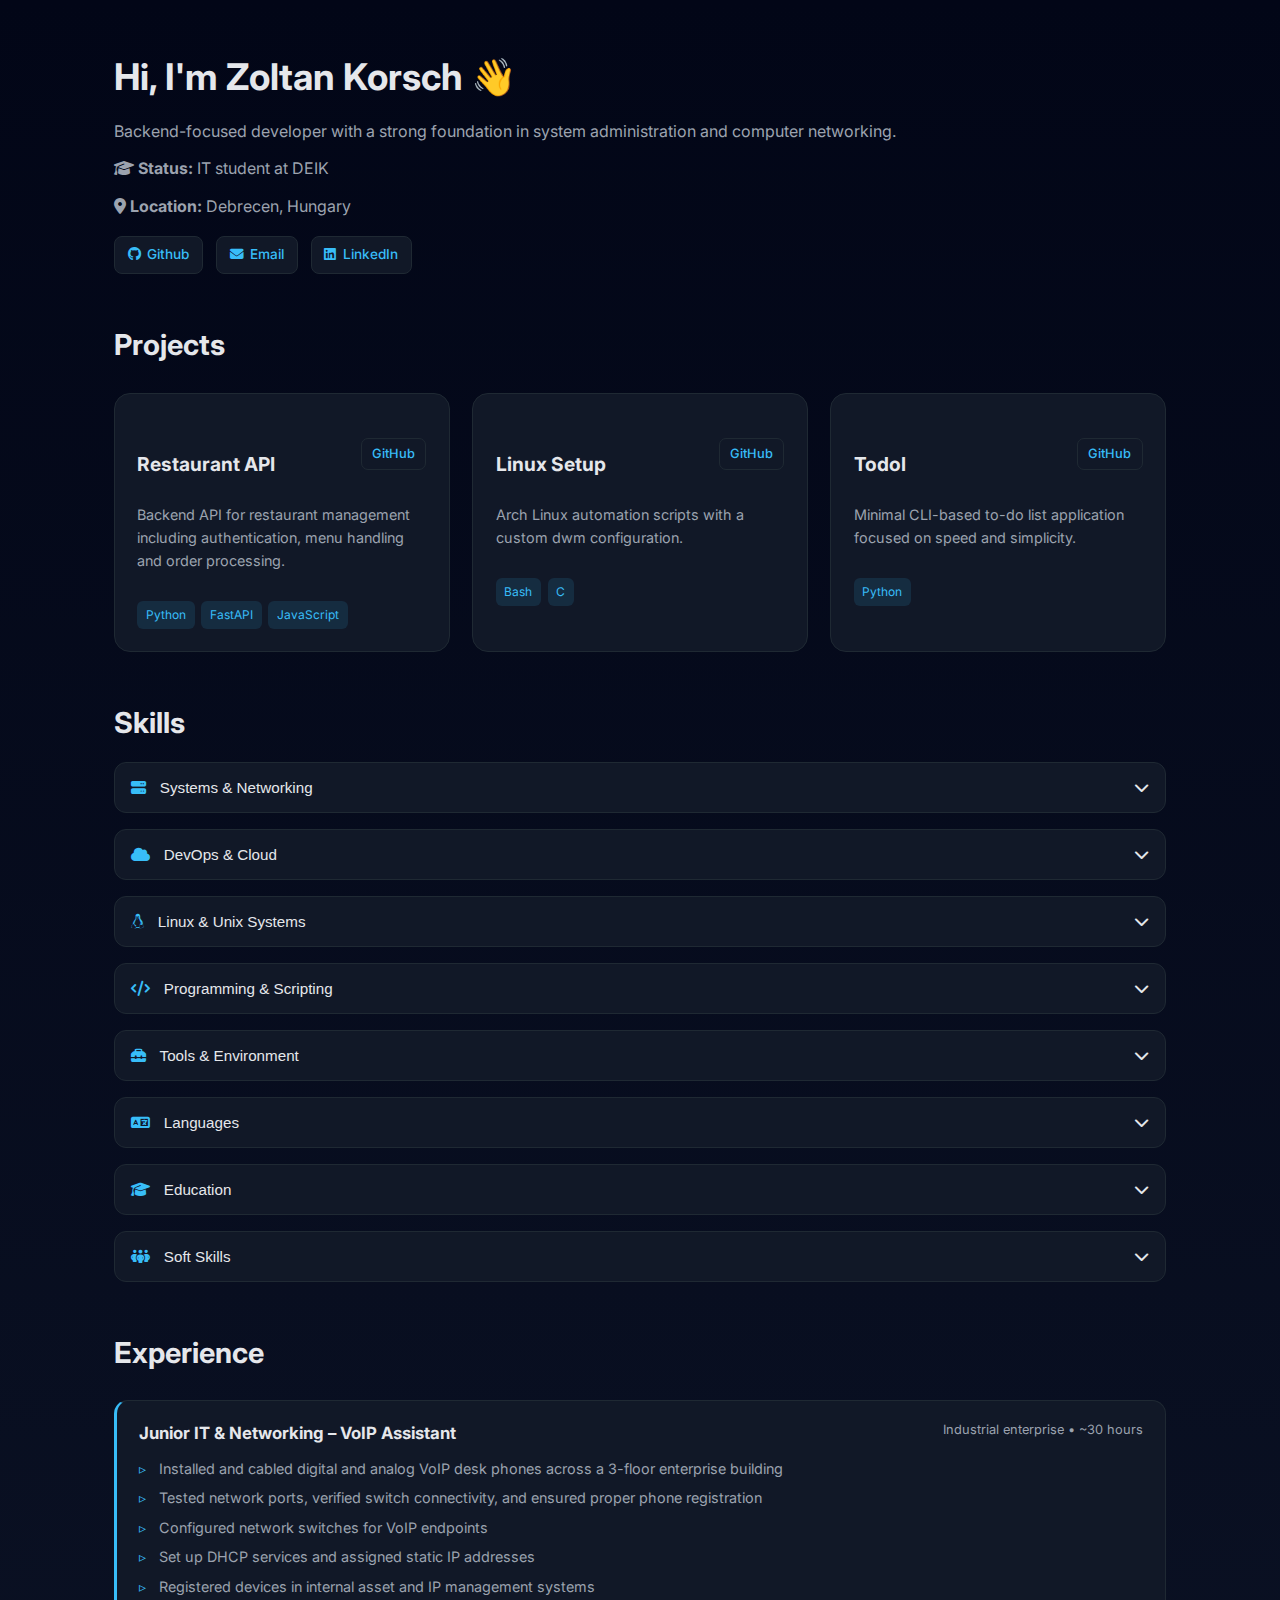
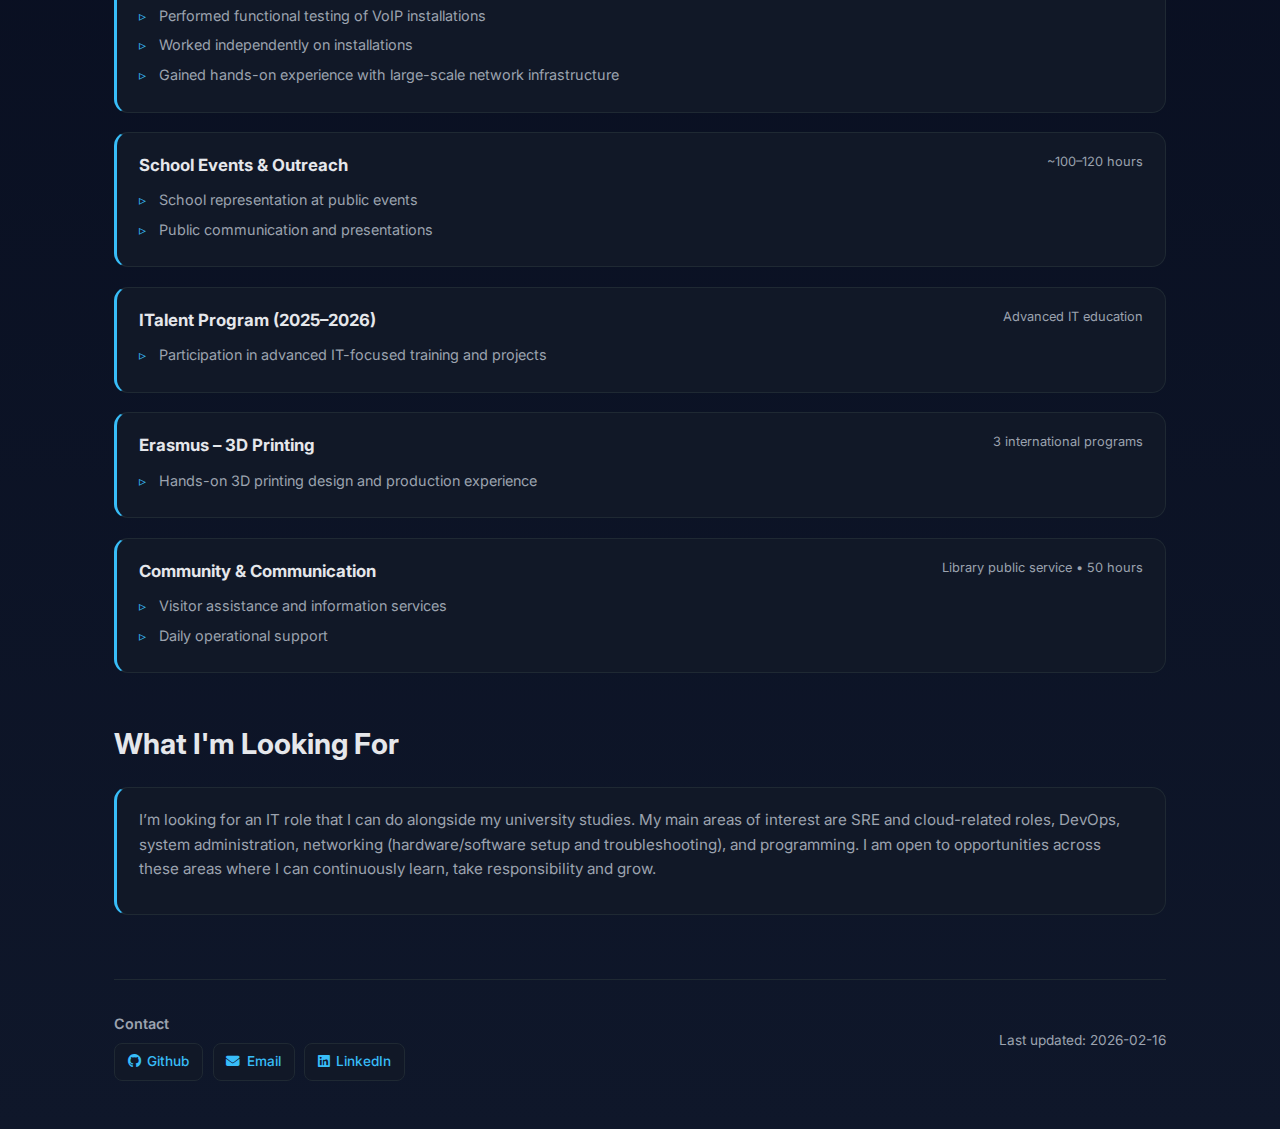
<file: index.html>
<!DOCTYPE html>
<html lang="en">
<head>
  <meta charset="UTF-8">
  <link rel="icon" type="image/x-icon" href="logo.png">
  <meta name="viewport" content="width=device-width, initial-scale=1.0">
  <title>Portfolio</title>

  <!-- Google Font -->
  <link href="https://fonts.googleapis.com/css2?family=Inter:wght@300;400;600;700&display=swap" rel="stylesheet">

  <!-- Font Awesome Icons -->
  <link rel="stylesheet" href="https://cdnjs.cloudflare.com/ajax/libs/font-awesome/6.5.1/css/all.min.css">
  <link rel="stylesheet" href="style.css">
</head>
<body>
  <div id="main">
      <section class="hero">
        <h2>Hi, I'm Zoltan Korsch 👋</h2>
        <p>Backend-focused developer with a strong foundation in system administration and computer networking.</p>
        <p><strong><i class="fa-solid fa-graduation-cap"></i> Status:</strong> IT student at DEIK</p>
        <p><strong><i class="fa-solid fa-location-dot"></i> Location:</strong> Debrecen, Hungary</p>

        <div class="contact-bar">
          <a class="btn" href="https://github.com/WattoX00" target="_blank"><i class="fa-brands fa-github"></i> Github</a>
          <a class="btn" href="mailto:zoltan.korsch@gmail.com"><i class="fa-solid fa-envelope"></i> Email</a>
          <a class="btn" href="https://www.linkedin.com/in/zoltan-korsch-2115193ab/" target="_blank"><i class="fa-brands fa-linkedin"></i> LinkedIn</a>
        </div>
    </section>

    <section class="projects">
      <h2>Projects</h2>

      <div class="project-grid">

        <article class="project-card">
          <div class="project-header">
            <h3>Restaurant API</h3>
            <a href="https://github.com/WattoX00/restaurantapi" target="_blank" class="project-link">GitHub</a>
          </div>

          <p class="project-desc">
            Backend API for restaurant management including authentication,
            menu handling and order processing.
          </p>

          <div class="tech-stack">
            <span>Python</span>
            <span>FastAPI</span>
            <span>JavaScript</span>
          </div>
        </article>

        <article class="project-card">
          <div class="project-header">
            <h3>Linux Setup</h3>
            <a href="https://github.com/WattoX00/arch-setup" target="_blank" class="project-link">GitHub</a>
          </div>

          <p class="project-desc">
            Arch Linux automation scripts with a custom dwm configuration.
          </p>

          <div class="tech-stack">
            <span>Bash</span>
            <span>C</span>
          </div>
        </article>

        <article class="project-card">
          <div class="project-header">
            <h3>Todol</h3>
            <a href="https://github.com/WattoX00/todol" target="_blank" class="project-link">GitHub</a>
          </div>

          <p class="project-desc">
            Minimal CLI-based to-do list application focused on speed and simplicity.
          </p>

          <div class="tech-stack">
            <span>Python</span>
          </div>
        </article>
      </div>
    </section>

    <section id="skills">
      <h2>Skills</h2>

      <div class="skill-card">
        <button class="skill-header">
          <span><i class="fa-solid fa-server"></i> Systems & Networking</span>
          <i class="fa-solid fa-chevron-down"></i>
        </button>
        <div class="skill-content">
          <ul>
            <li>IT systems administration & network configuration (formal vocational training)</li>
            <li>Server administration (Linux & Windows)</li>
            <li>Enterprise VoIP systems (<a href="#past_working_exp">see more</a>)</li>
          </ul>
        </div>
      </div>

      <div class="skill-card">
        <button class="skill-header">
          <span><i class="fa-solid fa-cloud"></i> DevOps & Cloud</span>
          <i class="fa-solid fa-chevron-down"></i>
        </button>
        <div class="skill-content">
          <ul>
            <li>Azure DevOps</li>
            <li>AWS</li>
            <li>CI/CD pipeline automation</li>
            <li>Terraform</li>
            <li>Podman, Docker</li>
            <li>Grafana</li>
          </ul>
        </div>
      </div>

      <div class="skill-card">
        <button class="skill-header">
          <span><i class="fa-brands fa-linux"></i> Linux & Unix Systems</span>
          <i class="fa-solid fa-chevron-down"></i>
        </button>
        <div class="skill-content">
          <ul>
            <li>Daily Linux workstation usage</li>
            <li>Linux server administration</li>
            <li>Advanced Bash scripting & automation</li>
            <li>System troubleshooting & performance tuning</li>
          </ul>
        </div>
      </div>

      <div class="skill-card">
        <button class="skill-header">
          <span><i class="fa-solid fa-code"></i> Programming & Scripting</span>
          <i class="fa-solid fa-chevron-down"></i>
        </button>
        <div class="skill-content">
          <ul>
            <li>Python</li>
            <li>JavaScript & Node.js</li>
            <li>REST APIs</li>
            <li>Bash scripting</li>
            <li>MySQL</li>
            <li>HTML & CSS</li>
          </ul>
        </div>
      </div>

      <div class="skill-card">
        <button class="skill-header">
          <span><i class="fa-solid fa-toolbox"></i> Tools & Environment</span>
          <i class="fa-solid fa-chevron-down"></i>
        </button>
        <div class="skill-content">
          <ul>
            <li>Neovim</li>
            <li>Git & GitHub</li>
            <li>Microsoft 365</li>
            <li>dbForge</li>
          </ul>
        </div>
      </div>

      <div class="skill-card">
        <button class="skill-header">
          <span><i class="fa-solid fa-language"></i> Languages</span>
          <i class="fa-solid fa-chevron-down"></i>
        </button>
        <div class="skill-content">
          <ul>
            <li>Hungarian – native</li>
            <li>English – fluent</li>
          </ul>
        </div>
      </div>

      <div class="skill-card">
        <button class="skill-header">
          <span><i class="fa-solid fa-graduation-cap"></i> Education</span>
          <i class="fa-solid fa-chevron-down"></i>
        </button>
        <div class="skill-content">
          <ul>
            <li>IT Systems & Application Operator Technician</li>
            <li>Vocational qualification with a focus on system administration & networking</li>
          </ul>
        </div>
      </div>

      <div class="skill-card">
        <button class="skill-header">
          <span><i class="fa-solid fa-people-group"></i> Soft Skills</span>
          <i class="fa-solid fa-chevron-down"></i>
        </button>
        <div class="skill-content">
          <ul>
            <li>Natural team leader</li>
            <li>Fast learner</li>
            <li>Strong problem-solving mindset</li>
            <li>Health-conscious and disciplined</li>
            <li>Athletic</li>
          </ul>
        </div>
      </div>

   </section>


    <section id="past_working_exp">
      <h2>Experience</h2>

      <div class="exp-timeline">

        <div class="exp-card">
          <div class="exp-header">
            <h3>Junior IT & Networking – VoIP Assistant</h3>
            <span class="exp-meta">Industrial enterprise • ~30 hours</span>
          </div>
          <ul>
            <li>Installed and cabled digital and analog VoIP desk phones across a 3-floor enterprise building</li>
            <li>Tested network ports, verified switch connectivity, and ensured proper phone registration</li>
            <li>Configured network switches for VoIP endpoints</li>
            <li>Set up DHCP services and assigned static IP addresses</li>
            <li>Registered devices in internal asset and IP management systems</li>
            <li>Performed functional testing of VoIP installations</li>
            <li>Worked independently on installations</li>
            <li>Gained hands-on experience with large-scale network infrastructure</li>
          </ul>
        </div>

        <div class="exp-card">
          <div class="exp-header">
            <h3>School Events & Outreach</h3>
            <span class="exp-meta">~100–120 hours</span>
          </div>
          <ul>
            <li>School representation at public events</li>
            <li>Public communication and presentations</li>
          </ul>
        </div>

        <div class="exp-card">
          <div class="exp-header">
            <h3>ITalent Program (2025–2026)</h3>
            <span class="exp-meta">Advanced IT education</span>
          </div>
          <ul>
            <li>Participation in advanced IT-focused training and projects</li>
          </ul>
        </div>

        <div class="exp-card">
          <div class="exp-header">
            <h3>Erasmus – 3D Printing</h3>
            <span class="exp-meta">3 international programs</span>
          </div>
          <ul>
            <li>Hands-on 3D printing design and production experience</li>
          </ul>
        </div>

        <div class="exp-card">
          <div class="exp-header">
            <h3>Community & Communication</h3>
            <span class="exp-meta">Library public service • 50 hours</span>
          </div>
          <ul>
            <li>Visitor assistance and information services</li>
            <li>Daily operational support</li>
          </ul>
        </div>

      </div>
    </section>

    <section id="opportunities">
      <h2>What I'm Looking For</h2>
      <div class="opportunities-card">
        <p>
        I’m looking for an IT role that I can do alongside my university studies. My main areas of interest are SRE and cloud-related roles, DevOps, system administration, networking (hardware/software setup and troubleshooting), and programming.  I am open to opportunities across these areas where I can continuously learn, take responsibility and grow.
        </p>
      </div>
    </section>

    <footer>
      <div class="footer-inner">

        <div class="footer-left">
          <p class="footer-title">Contact</p>
          <div class="footer-contacts">
            <a class="btn" href="https://github.com/WattoX00" target="_blank">
              <i class="fa-brands fa-github"></i> Github
            </a>
            <a class="btn" href="mailto:zoltan.korsch@gmail.com">
              <i class="fa-solid fa-envelope"></i> Email
            </a>
            <a class="btn" href="https://www.linkedin.com/in/zoltan-korsch-2115193ab/" target="_blank">
              <i class="fa-brands fa-linkedin"></i> LinkedIn
            </a>
          </div>
        </div>

        <div class="footer-right">
          <p class="last-modified">Last updated: 2026-02-16</p>
        </div>

      </div>
    </footer>
  </div>

  <script src="script.js"></script>
</body>
</html>
</file>
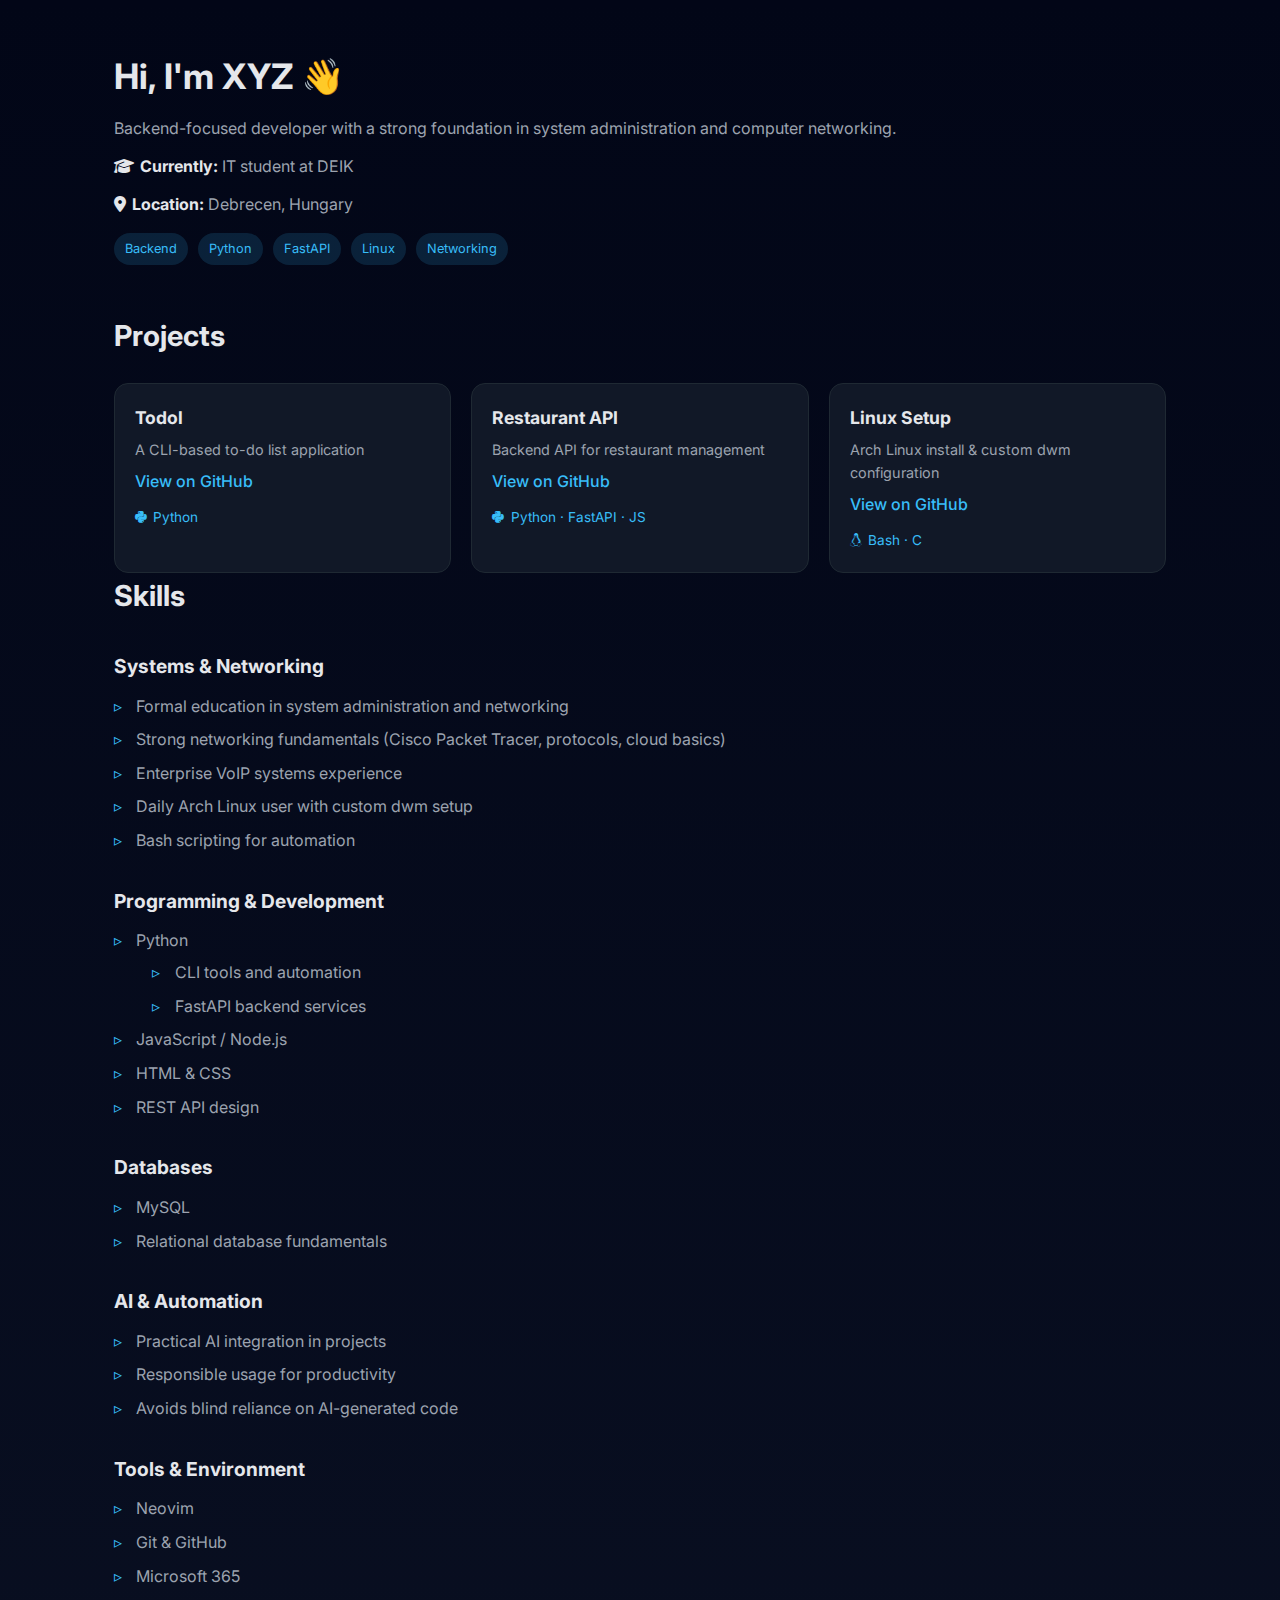
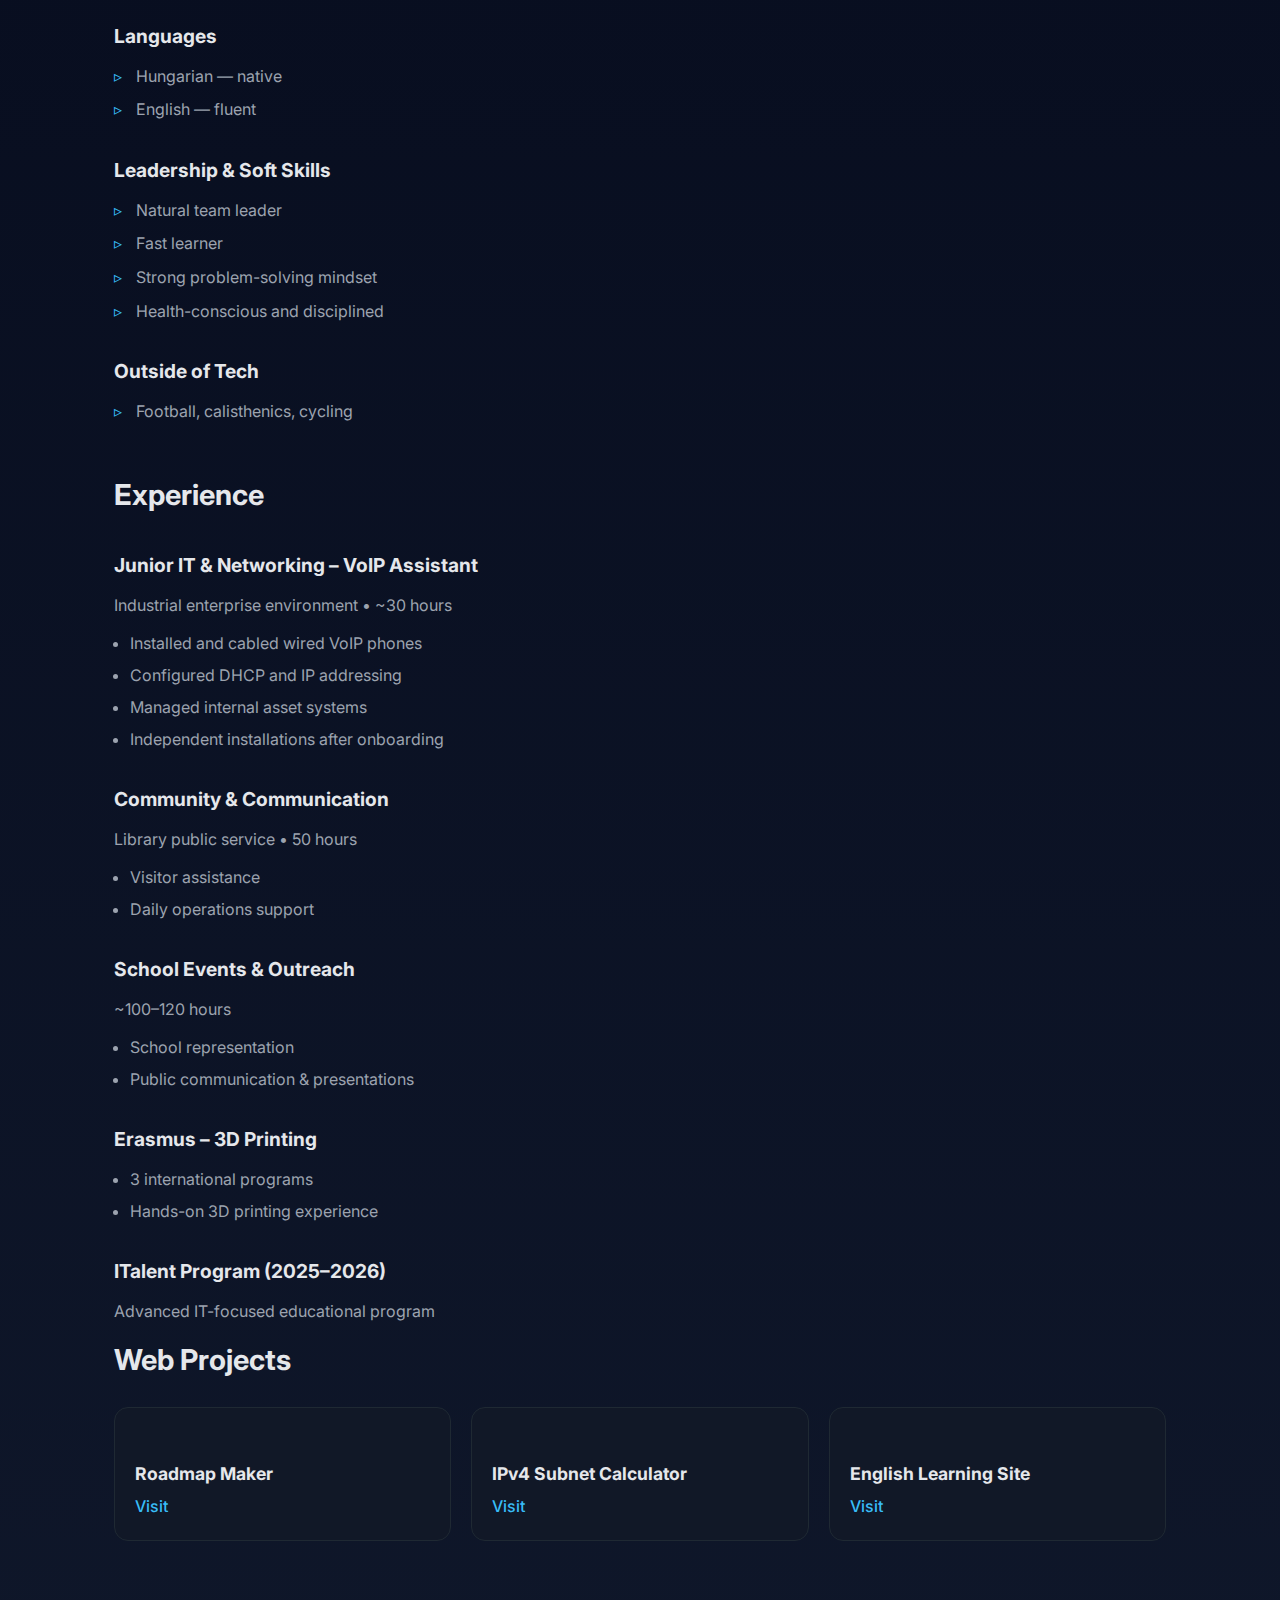
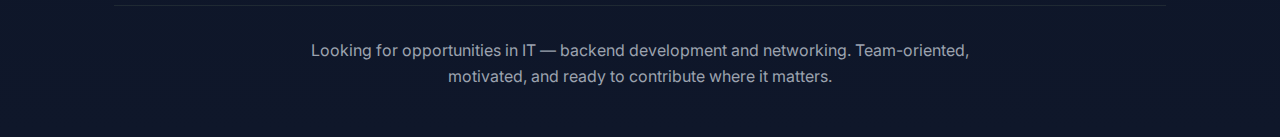
<file: np.html>
<!DOCTYPE html>
<html lang="en">
<head>
  <meta charset="UTF-8" />
  <meta name="viewport" content="width=device-width, initial-scale=1.0" />
  <title>XYZ | Backend & IT Portfolio</title>

  <!-- Google Font -->
  <link href="https://fonts.googleapis.com/css2?family=Inter:wght@300;400;600;700&display=swap" rel="stylesheet">

  <!-- Font Awesome Icons -->
  <link rel="stylesheet" href="https://cdnjs.cloudflare.com/ajax/libs/font-awesome/6.5.1/css/all.min.css"/>
  <link rel="stylesheet" href="np.css">
</head>
<body>
  <div id="main">

    <div class="hero">
      <h2>Hi, I'm XYZ 👋</h2>
      <p>Backend-focused developer with a strong foundation in system administration and computer networking.</p>
      <p><strong><i class="fa-solid fa-graduation-cap icon"></i>Currently:</strong> IT student at DEIK</p>
      <p><strong><i class="fa-solid fa-location-dot icon"></i>Location:</strong> Debrecen, Hungary</p>

      <div class="badges">
        <span class="badge">Backend</span>
        <span class="badge">Python</span>
        <span class="badge">FastAPI</span>
        <span class="badge">Linux</span>
        <span class="badge">Networking</span>
      </div>
    </div>

    <h2>Projects</h2>
    <div id="projects" class="container">
      <div class="box">
        <h2>Todol</h2>
        <span>A CLI-based to-do list application</span>
        <a href="https://github.com/WattoX00/todol">View on GitHub</a>
        <div class="tech"><i class="fa-brands fa-python icon"></i>Python</div>
      </div>

      <div class="box">
        <h2>Restaurant API</h2>
        <span>Backend API for restaurant management</span>
        <a href="https://github.com/WattoX00/restaurantapi">View on GitHub</a>
        <div class="tech">
          <i class="fa-brands fa-python icon"></i>Python · FastAPI · JS
        </div>
      </div>

      <div class="box">
        <h2>Linux Setup</h2>
        <span>Arch Linux install & custom dwm configuration</span>
        <a href="https://github.com/WattoX00/arch-setup">View on GitHub</a>
        <div class="tech">
          <i class="fa-brands fa-linux icon"></i>Bash · C
        </div>
      </div>
    </div>

    <div id="skills">
      <h2>Skills</h2>

      <h3>Systems & Networking</h3>
      <ul>
        <li>Formal education in system administration and networking</li>
        <li>Strong networking fundamentals (Cisco Packet Tracer, protocols, cloud basics)</li>
        <li>Enterprise VoIP systems experience</li>
        <li>Daily Arch Linux user with custom dwm setup</li>
        <li>Bash scripting for automation</li>
      </ul>

      <h3>Programming & Development</h3>
      <ul>
        <li>Python
          <ul>
            <li>CLI tools and automation</li>
            <li>FastAPI backend services</li>
          </ul>
        </li>
        <li>JavaScript / Node.js</li>
        <li>HTML & CSS</li>
        <li>REST API design</li>
      </ul>

      <h3>Databases</h3>
      <ul>
        <li>MySQL</li>
        <li>Relational database fundamentals</li>
      </ul>

      <h3>AI & Automation</h3>
      <ul>
        <li>Practical AI integration in projects</li>
        <li>Responsible usage for productivity</li>
        <li>Avoids blind reliance on AI-generated code</li>
      </ul>

      <h3>Tools & Environment</h3>
      <ul>
        <li>Neovim</li>
        <li>Git & GitHub</li>
        <li>Microsoft 365</li>
      </ul>

      <h3>Languages</h3>
      <ul>
        <li>Hungarian — native</li>
        <li>English — fluent</li>
      </ul>

      <h3>Leadership & Soft Skills</h3>
      <ul>
        <li>Natural team leader</li>
        <li>Fast learner</li>
        <li>Strong problem-solving mindset</li>
        <li>Health-conscious and disciplined</li>
      </ul>

      <h3>Outside of Tech</h3>
      <ul>
        <li>Football, calisthenics, cycling</li>
      </ul>
    </div>

    <div id="past_working_exp">
      <h2>Experience</h2>

      <h3>Junior IT & Networking – VoIP Assistant</h3>
      <p>Industrial enterprise environment • ~30 hours</p>
      <ul>
        <li>Installed and cabled wired VoIP phones</li>
        <li>Configured DHCP and IP addressing</li>
        <li>Managed internal asset systems</li>
        <li>Independent installations after onboarding</li>
      </ul>

      <h3>Community & Communication</h3>
      <p>Library public service • 50 hours</p>
      <ul>
        <li>Visitor assistance</li>
        <li>Daily operations support</li>
      </ul>

      <h3>School Events & Outreach</h3>
      <p>~100–120 hours</p>
      <ul>
        <li>School representation</li>
        <li>Public communication & presentations</li>
      </ul>

      <h3>Erasmus – 3D Printing</h3>
      <ul>
        <li>3 international programs</li>
        <li>Hands-on 3D printing experience</li>
      </ul>

      <h3>ITalent Program (2025–2026)</h3>
      <p>Advanced IT-focused educational program</p>
    </div>

    <h2>Web Projects</h2>
    <div id="websites" class="container">
      <div class="box">
        <h3>Roadmap Maker</h3>
        <a href="https://wattox00.github.io/planseq/">Visit</a>
      </div>
      <div class="box">
        <h3>IPv4 Subnet Calculator</h3>
        <a href="https://wattox00.github.io/ip/">Visit</a>
      </div>
      <div class="box">
        <h3>English Learning Site</h3>
        <a href="https://wattox00.github.io/e/">Visit</a>
      </div>
    </div>

    <div id="footer">
      <p>
        Looking for opportunities in IT — backend development and networking.
        Team-oriented, motivated, and ready to contribute where it matters.
      </p>
    </div>

  </div>
</body>
</html>
</file>
<file: style.css>
:root {
  --bg: #0f172a;
  --card: #111827;
  --accent: #38bdf8;
  --text: #e5e7eb;
  --muted: #9ca3af;
  --border: #1f2933;
}

*,
*::before,
*::after {
  box-sizing: border-box;
  margin: 0;
  padding: 0;
}

body {
  font-family: "Inter", sans-serif;
  background: linear-gradient(180deg, #020617, #0f172a);
  color: var(--text);
  line-height: 1.6;
}

a {
  color: var(--accent);
  text-decoration: none;
  font-weight: 500;
}

#main {
  max-width: 1100px;
  margin: 0 auto;
  padding: 3rem 1.5rem;
}

h2,
h3 {
  font-weight: 700;
  margin-bottom: 0.75rem;
}

h2 {
  font-size: 1.8rem;
}

h3 {
  font-size: 1.2rem;
  margin-top: 2rem;
}

p {
  color: var(--muted);
  margin-bottom: 0.75rem;
}

.hero {
  margin-bottom: 3rem;
}

.hero h2 {
  font-size: 2.3rem;
}

.contact-bar {
  display: flex;
  flex-wrap: wrap;
  gap: 0.8rem;
  margin: 1rem 0;
}

.btn {
  display: flex;
  align-items: center;
  gap: 0.4rem;
  background: var(--card);
  border: 1px solid var(--border);
  padding: 0.45rem 0.8rem;
  border-radius: 8px;
  font-size: 0.85rem;
  transition: background 0.2s ease;
}

.btn:hover {
  background: rgba(56, 189, 248, 0.12);
}

/* PROJECTS */
.project-grid {
  display: grid;
  grid-template-columns: repeat(auto-fit, minmax(280px, 1fr));
  gap: 1.4rem;
  margin-top: 1.6rem;
}

.project-card {
  background: var(--card);
  border: 1px solid var(--border);
  border-radius: 16px;
  padding: 1.4rem;
  display: flex;
  flex-direction: column;
  gap: 0.7rem;
  transition: transform 0.2s ease, box-shadow 0.2s ease;
}

.project-card:hover {
  transform: translateY(-5px);
  box-shadow: 0 12px 28px rgba(56, 189, 248, 0.18);
}

.project-header {
  display: flex;
  justify-content: space-between;
  align-items: center;
}

.project-desc {
  font-size: 0.9rem;
  color: var(--muted);
}

.project-link {
  font-size: 0.8rem;
  border: 1px solid var(--border);
  padding: 0.3rem 0.65rem;
  border-radius: 7px;
}

.tech-stack {
  display: flex;
  flex-wrap: wrap;
  gap: 0.4rem;
  margin-top: 0.4rem;
}

.tech-stack span {
  font-size: 0.75rem;
  background: rgba(56, 189, 248, 0.12);
  color: var(--accent);
  padding: 0.25rem 0.55rem;
  border-radius: 6px;
}

#skills {
  margin-top: 3rem;
}

.skill-card {
  background: var(--card);
  border: 1px solid var(--border);
  border-radius: 12px;
  margin-top: 1rem;
  overflow: hidden;
}

.skill-header {
  width: 100%;
  background: none;
  border: none;
  color: var(--text);
  padding: 1rem;
  font-size: 0.95rem;
  display: flex;
  justify-content: space-between;
  align-items: center;
  cursor: pointer;
}

.skill-header i:first-child {
  color: var(--accent);
  margin-right: 0.6rem;
}

.skill-content {
  height: 0;
  overflow: hidden;
  transition: height 0.3s ease;
  padding: 0 1rem;
}

.skill-content.open {
  padding-bottom: 1rem;
}

.skill-content ul {
  list-style: none;
  margin-top: 0.5rem;
}

.skill-content li {
  color: var(--muted);
  margin-bottom: 0.4rem;
  padding-left: 1.2rem;
  position: relative;
}

.skill-content li::before {
  content: "▹";
  position: absolute;
  left: 0;
  color: var(--accent);
}


#past_working_exp {
  margin-top: 3rem;
}

.exp-timeline {
  margin-top: 1.5rem;
  display: flex;
  flex-direction: column;
  gap: 1.2rem;
}

.exp-card {
  background: var(--card);
  border: 1px solid var(--border);
  border-left: 3px solid var(--accent);
  border-radius: 14px;
  padding: 1.2rem 1.4rem;
  transition: transform 0.2s ease, box-shadow 0.2s ease;
}

.exp-card:hover {
  transform: translateY(-4px);
  box-shadow: 0 10px 24px rgba(56, 189, 248, 0.15);
}

.exp-header {
  display: flex;
  justify-content: space-between;
  flex-wrap: wrap;
  gap: 0.4rem;
  margin-bottom: 0.6rem;
}

.exp-header h3 {
  margin: 0;
  font-size: 1.05rem;
}

.exp-meta {
  font-size: 0.8rem;
  color: var(--muted);
}

.exp-card ul {
  list-style: none;
  margin-top: 0.4rem;
}

.exp-card li {
  position: relative;
  padding-left: 1.2rem;
  margin-bottom: 0.4rem;
  color: var(--muted);
  font-size: 0.9rem;
}

.exp-card li::before {
  content: "▹";
  position: absolute;
  left: 0;
  color: var(--accent);
}

#opportunities {
  margin-top: 3rem;
}

.opportunities-card {
  margin-top: 1.2rem;
  background: var(--card);
  border: 1px solid var(--border);
  border-left: 3px solid var(--accent);
  border-radius: 14px;
  padding: 1.3rem 1.4rem;
}

.opportunities-card p {
  color: var(--muted);
  font-size: 0.95rem;
}

footer {
  margin-top: 4rem;
  padding-top: 2rem;
  border-top: 1px solid var(--border);
}

.footer-inner {
  display: flex;
  justify-content: space-between;
  flex-wrap: wrap;
  gap: 1.2rem;
  align-items: center;
}

.footer-title {
  font-size: 0.9rem;
  font-weight: 600;
  margin-bottom: 0.5rem;
}

.footer-contacts {
  display: flex;
  gap: 0.6rem;
  flex-wrap: wrap;
}

.footer-right {
  color: var(--muted);
  font-size: 0.85rem;
}

.last-modified {
  color: var(--muted);
}
</file>
<file: np.css>
:root {
      --bg: #0f172a;
      --card: #111827;
      --accent: #38bdf8;
      --text: #e5e7eb;
      --muted: #9ca3af;
      --border: #1f2933;
    }

    * {
      box-sizing: border-box;
      margin: 0;
      padding: 0;
    }

    body {
      font-family: "Inter", sans-serif;
      background: linear-gradient(180deg, #020617, #0f172a);
      color: var(--text);
      line-height: 1.6;
    }

    a {
      color: var(--accent);
      text-decoration: none;
      font-weight: 500;
    }

    a:hover {
      text-decoration: underline;
    }

    #main {
      max-width: 1100px;
      margin: 0 auto;
      padding: 3rem 1.5rem;
    }

    h2, h3 {
      margin-bottom: 0.75rem;
      font-weight: 700;
    }

    h2 {
      font-size: 1.8rem;
    }

    h3 {
      font-size: 1.2rem;
      margin-top: 2rem;
    }

    p {
      color: var(--muted);
      margin-bottom: 0.75rem;
    }

    strong {
      color: var(--text);
    }

    .container {
      display: grid;
      grid-template-columns: repeat(auto-fit, minmax(250px, 1fr));
      gap: 1.25rem;
      margin-top: 1.5rem;
    }

    .box {
      background: var(--card);
      border: 1px solid var(--border);
      border-radius: 14px;
      padding: 1.25rem;
      transition: transform 0.2s ease, box-shadow 0.2s ease;
    }

    .box:hover {
      transform: translateY(-4px);
      box-shadow: 0 10px 30px rgba(56, 189, 248, 0.15);
    }

    .box h2, .box h3 {
      font-size: 1.1rem;
      margin-bottom: 0.4rem;
    }

    .box span {
      display: block;
      color: var(--muted);
      font-size: 0.9rem;
      margin-bottom: 0.5rem;
    }

    .tech {
      margin-top: 0.75rem;
      font-size: 0.85rem;
      color: var(--accent);
    }

    #skills ul {
      list-style: none;
      margin-left: 0;
      margin-top: 0.5rem;
    }

    #skills li {
      margin-bottom: 0.5rem;
      color: var(--muted);
      position: relative;
      padding-left: 1.4rem;
    }

    #skills li::before {
      content: "▹";
      position: absolute;
      left: 0;
      color: var(--accent);
    }

    #skills ul ul {
      margin-top: 0.4rem;
      margin-left: 1rem;
    }

    #past_working_exp {
      margin-top: 3rem;
    }

    #past_working_exp ul {
      margin-top: 0.5rem;
      margin-left: 1rem;
    }

    #past_working_exp li {
      color: var(--muted);
      margin-bottom: 0.4rem;
    }

    #footer {
      margin-top: 4rem;
      padding-top: 2rem;
      border-top: 1px solid var(--border);
      text-align: center;
    }

    #footer p {
      color: var(--muted);
      max-width: 700px;
      margin: 0 auto;
    }

    .hero {
      margin-bottom: 3rem;
    }

    .hero h2 {
      font-size: 2.2rem;
    }

    .badges {
      margin-top: 1rem;
      display: flex;
      flex-wrap: wrap;
      gap: 0.6rem;
    }

    .badge {
      background: rgba(56, 189, 248, 0.15);
      color: var(--accent);
      padding: 0.35rem 0.7rem;
      border-radius: 999px;
      font-size: 0.8rem;
    }

    .icon {
      margin-right: 0.4rem;
    }
</file>
